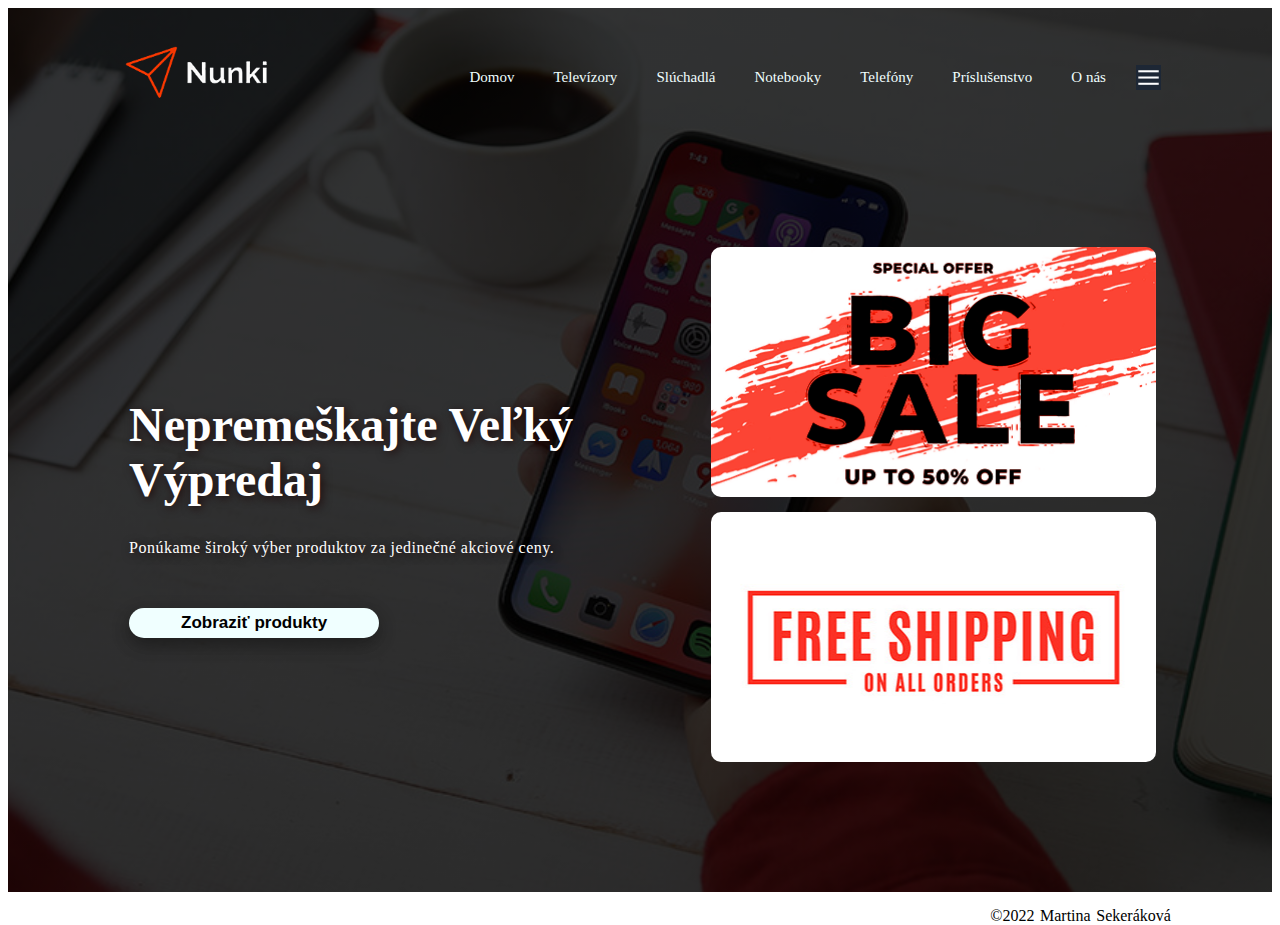
<file: index.html>
<html>
    <head>
          <title>Nunki</title>
          <link href="resources/css/styles.css" type="text/css" rel="stylesheet"/>
    </head>

    <body>
         <div class="kontajner">
              <div class="navigacny_panel">
                    <a href="index.html"><img src="resources/images/logo_web.png" class="logo"/></a>
                    <nav>
                         <ul>
                              <li class="zoznam"><a href="index.html">Domov</a></li>
                              <li class="zoznam"><a href="html/televizory.html">Televízory</a></li>
                              <li class="zoznam"><a href="html/sluchadla.html">Slúchadlá</a></li>
                              <li class="zoznam"><a href="html/notebooky.html">Notebooky</a></li>
                              <li class="zoznam"><a href="html/telefony.html">Telefóny</a></li>
                              <li class="zoznam"><a href="html/prislusenstvo.html">Príslušenstvo</a></li>
                              <li class="zoznam"><a href="html/info.html">O nás</a></li>
                         </ul>
                    </nav>
                    <img src="resources/images/ikona.png" class="ikona_menu"/>
              </div>


               <div class="obsah">

                    <div class="stlpec">
                         <h1>Nepremeškajte Veľký Výpredaj</h1>
                         <h4>Ponúkame široký výber produktov za jedinečné akciové ceny.</h4>
                         <a href="html/akcia.html"><button type="button">Zobraziť produkty</button></a>
                    </div>
     
                    <div class="stlpec">
                         <div class="mriezka vypredaj">
                              <a href="html/akcia.html"><h2>Výpredaj</h2></a>
                         </div>
     
                         <div class="mriezka doprava">
                              <a href="html/sluzby.html"><h2>Doprava zadarmo</h2></a>
                         </div>
                    </div>
              </div>
              
              <div class="pata">
                   <p>©2022 Martina Sekeráková</p>
              </div>
         </div>              
    </body>
</html>
</file>
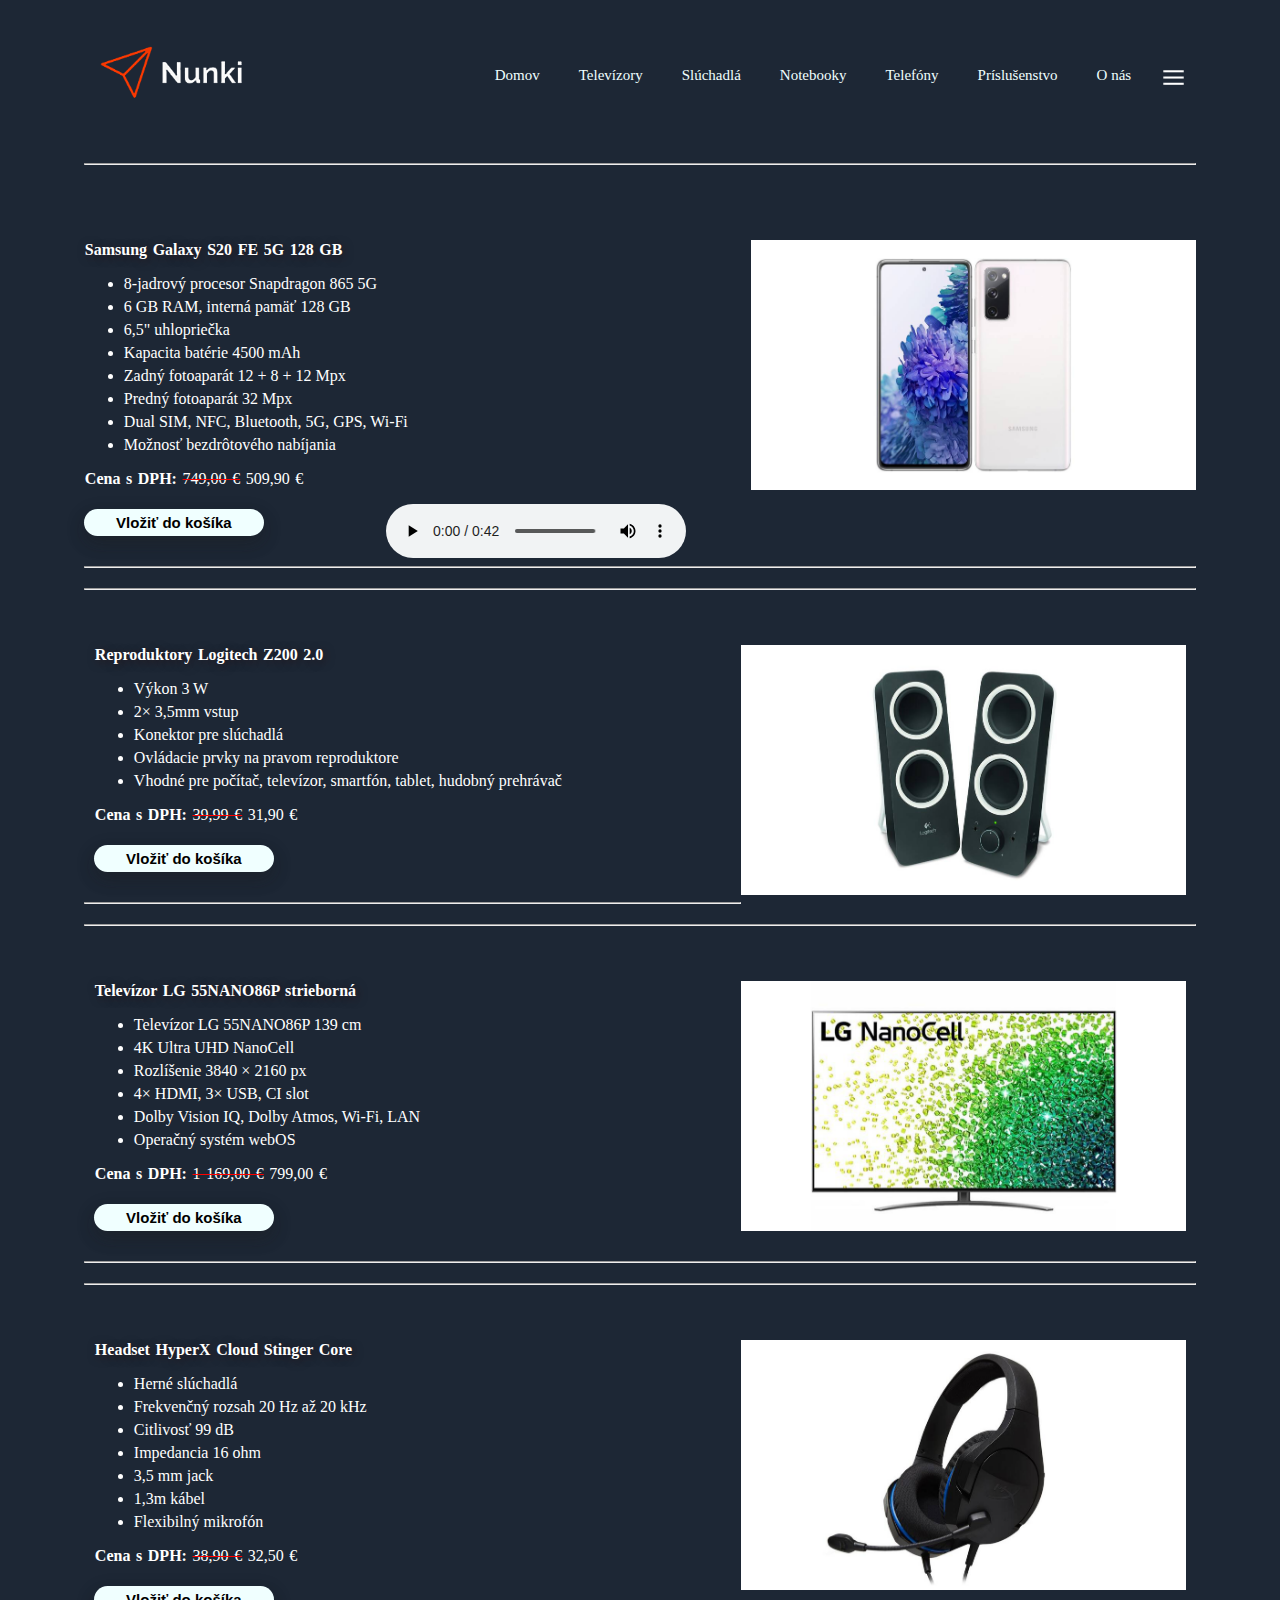
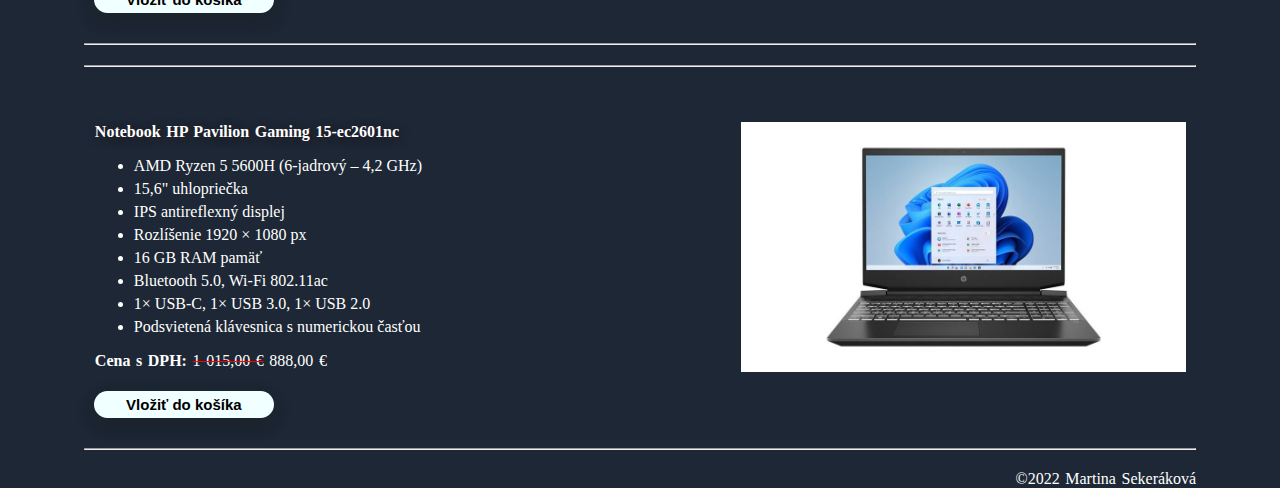
<file: html/akcia.html>
<html>
    <head>
          <title>Nunki</title>
          <link href="../resources/css/akcia.css" type="text/css" rel="stylesheet"/>
    </head>

    <body>
        <div class="kontajner">
            <div class="navigacny_panel">
                <a href="../index.html"><img src="../resources/images/logo_web.png" class="logo"/></a>
                <nav>
                     <ul>
                          <li class="zoznam"><a href="../index.html">Domov</a></li>
                          <li class="zoznam"><a href="../html/televizory.html">Televízory</a></li>
                          <li class="zoznam"><a href="../html/sluchadla.html">Slúchadlá</a></li>
                          <li class="zoznam"><a href="../html/notebooky.html">Notebooky</a></li>
                          <li class="zoznam"><a href="../html/telefony.html">Telefóny</a></li>
                          <li class="zoznam"><a href="../html/prislusenstvo.html">Príslušenstvo</a></li>
                          <li class="zoznam"><a href="../html/info.html">O nás</a></li>
                     </ul>
                </nav>
                <img src="../resources/images/ikona.png" class="ikona_menu"/>
            </div>

            <hr/>
            <div class="product_1">
                <img src="../resources/images/samsung-s20.png" class="photo"/>
                <p class="name">Samsung Galaxy S20 FE 5G 128 GB</p>

                <ul>
                    <li>8-jadrový procesor Snapdragon 865 5G</li>
                    <li>6 GB RAM, interná pamäť 128 GB</li>
                    <li>6,5" uhlopriečka</li>
                    <li>Kapacita batérie 4500 mAh</li>
                    <li>Zadný fotoaparát 12 + 8 + 12 Mpx</li>
                    <li>Predný fotoaparát 32 Mpx</li>
                    <li>Dual SIM, NFC, Bluetooth, 5G, GPS, Wi-Fi</li>
                    <li>Možnosť bezdrôtového nabíjania</li>
                </ul>

                <p>
                    <span class="cena"><b>Cena s DPH:</b></span>
                    <span class="stara_cena"> 749,00 €</span>
                    <span class="cena"> 509,90 €</span>
               </p>
                <button onclick="alert ('Produkt bol úspešne vložený do košíka')"; class="cart">Vložiť do košíka</button>
                <audio controls><source src="../resources/audio/samusung-audio.m4a"></audio>
            </div>
            <hr/>

            <hr/>
            <div class="product">
                <img src="../resources/images/logitech-z200.png" class="photo"/>
                <p class="name">Reproduktory Logitech Z200 2.0</p>

                <ul>
                    <li>Výkon 3 W</li>
                    <li>2× 3,5mm vstup</li>
                    <li>Konektor pre slúchadlá</li>
                    <li>Ovládacie prvky na pravom reproduktore</li>
                    <li>Vhodné pre počítač, televízor, smartfón, tablet, hudobný prehrávač</li>
                </ul>

                <p>
                    <span class="cena"><b>Cena s DPH:</b></span>
                    <span class="stara_cena"> 39,99 €</span>
                    <span class="cena"> 31,90 €</span>
               </p>
                <button onclick="alert ('Produkt bol úspešne vložený do košíka')"; class="cart">Vložiť do košíka</button><br>
            </div>
            <hr/>

            <hr/>
            <div class="product">
                <img src="../resources/images/lg-televizor.png" class="photo"/>
                <p class="name">Televízor LG 55NANO86P strieborná</p>

                <ul>
                    <li>Televízor LG 55NANO86P 139 cm</li>
                    <li>4K Ultra UHD NanoCell </li>
                    <li>Rozlíšenie 3840 × 2160 px</li>
                    <li>4× HDMI, 3× USB, CI slot</li>
                    <li>Dolby Vision IQ, Dolby Atmos, Wi-Fi, LAN</li>
                    <li>Operačný systém webOS</li>
                </ul>

                <p>
                    <span class="cena"><b>Cena s DPH:</b></span>
                    <span class="stara_cena"> 1 169,00 €</span>
                    <span class="cena"> 799,00 €</span>
               </p>
                <button onclick="alert ('Produkt bol úspešne vložený do košíka')"; class="cart">Vložiť do košíka</button><br>
            </div>
            <hr/>
            <hr/>
            <div class="product">
                <img src="../resources/images/hyperx-headset.png" class="photo"/>
                <p class="name">Headset HyperX Cloud Stinger Core</p>

                <ul>
                    <li>Herné slúchadlá</li>
                    <li>Frekvenčný rozsah 20 Hz až 20 kHz</li>
                    <li>Citlivosť 99 dB</li>
                    <li>Impedancia 16 ohm</li>
                    <li>3,5 mm jack</li>
                    <li>1,3m kábel</li>
                    <li>Flexibilný mikrofón</li>
                </ul>

                <p>
                    <span class="cena"><b>Cena s DPH:</b></span>
                    <span class="stara_cena"> 38,90 €</span>
                    <span class="cena"> 32,50 €</span>
               </p>
                <button onclick="alert ('Produkt bol úspešne vložený do košíka')"; class="cart">Vložiť do košíka</button><br>
            </div>
            <hr/>
            <hr/>
            <div class="product">
                <img src="../resources/images/hp-pavilion-gaming.png" class="photo"/>
                <p class="name">Notebook HP Pavilion Gaming 15-ec2601nc</p>

                <ul>
                    <li>AMD Ryzen 5 5600H (6-jadrový – 4,2 GHz)</li>
                    <li>15,6" uhlopriečka</li>
                    <li>IPS antireflexný displej</li>
                    <li>Rozlíšenie 1920 × 1080 px</li>
                    <li>16 GB RAM pamäť </li>
                    <li>Bluetooth 5.0, Wi-Fi 802.11ac</li>
                    <li>1× USB-C, 1× USB 3.0, 1× USB 2.0</li>
                    <li>Podsvietená klávesnica s numerickou časťou</li>
                </ul>

                <p>
                    <span class="cena"><b>Cena s DPH:</b></span>
                    <span class="stara_cena"> 1 015,00 €</span>
                    <span class="cena"> 888,00 €</span>
               </p>
                <button onclick="alert ('Produkt bol úspešne vložený do košíka')"; class="cart">Vložiť do košíka</button><br>
            </div>
            <hr/>

            <div class="pata">
                <p>©2022 Martina Sekeráková</p>
            </div>
        </div>

    </body>
</html>
</file>
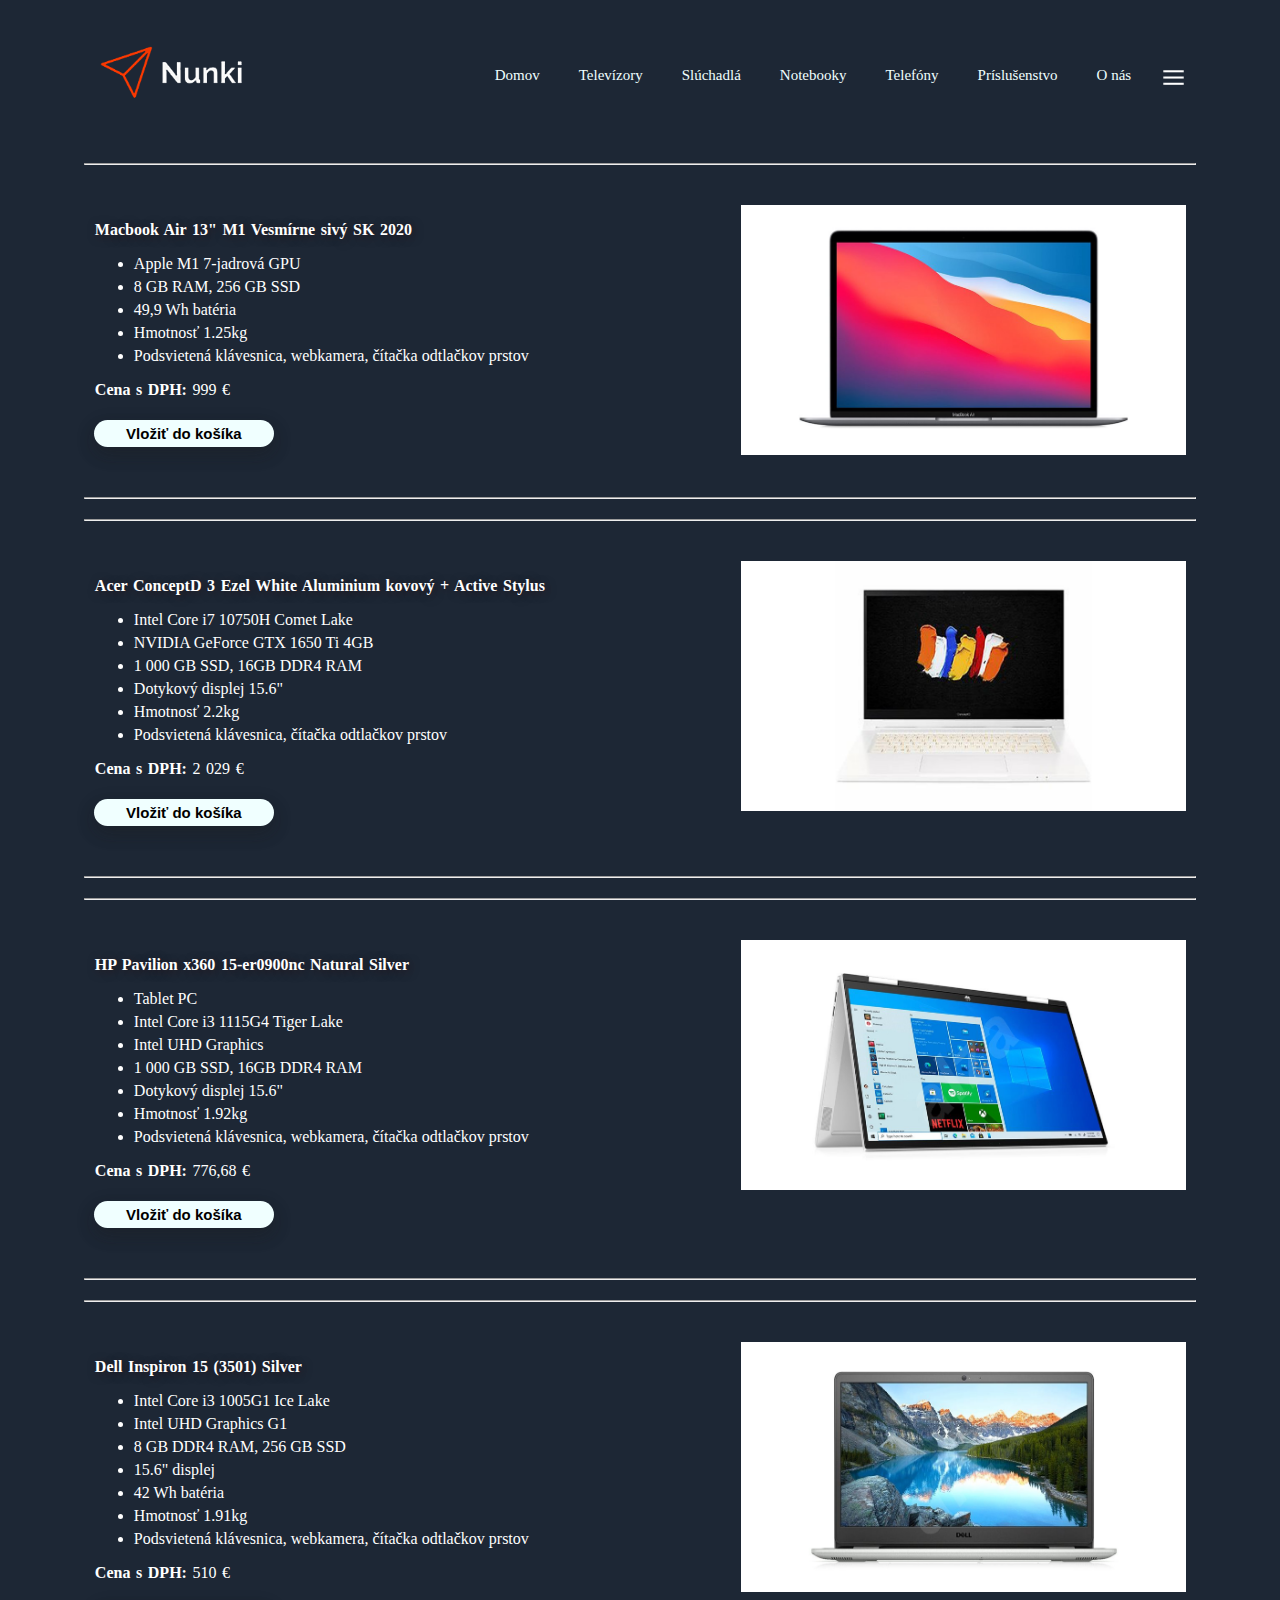
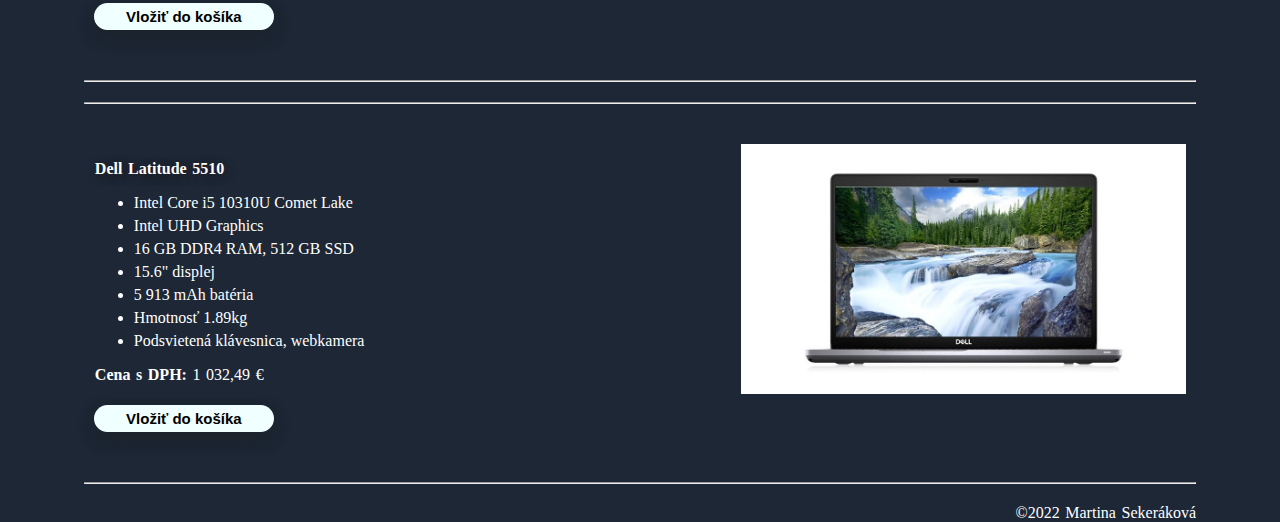
<file: html/notebooky.html>
<html>
    <head>
          <title>Nunki</title>
          <link href="../resources/css/product.css" type="text/css" rel="stylesheet"/>
    </head>

    <body>
        <div class="kontajner">
            <div class="navigacny_panel">
                <a href="../index.html"><img src="../resources/images/logo_web.png" class="logo"/></a>
                <nav>
                     <ul>
                          <li class="zoznam"><a href="../index.html">Domov</a></li>
                          <li class="zoznam"><a href="../html/televizory.html">Televízory</a></li>
                          <li class="zoznam"><a href="../html/sluchadla.html">Slúchadlá</a></li>
                          <li class="zoznam"><a href="../html/notebooky.html">Notebooky</a></li>
                          <li class="zoznam"><a href="../html/telefony.html">Telefóny</a></li>
                          <li class="zoznam"><a href="../html/prislusenstvo.html">Príslušenstvo</a></li>
                          <li class="zoznam"><a href="../html/info.html">O nás</a></li>
                     </ul>
                </nav>
                <img src="../resources/images/ikona.png" class="ikona_menu"/>
            </div>

            <hr/>
            <div class="product">
                <img src="../resources/images/macbook-air.png" class="photo"/>
                <p class="name">Macbook Air 13" M1 Vesmírne sivý SK 2020</p>

                <ul>
                    <li>Apple M1 7-jadrová GPU</li>
                    <li>8 GB RAM, 256 GB SSD</li>
                    <li>49,9 Wh batéria</li>
                    <li>Hmotnosť 1.25kg</li>
                    <li>Podsvietená klávesnica, webkamera, čítačka odtlačkov prstov</li>
                </ul>

                <p><b>Cena s DPH:</b> 999 €</p>
                <button onclick="alert ('Produkt bol úspešne vložený do košíka')"; class="cart">Vložiť do košíka</button><br>
            </div>
            <hr/>

            <hr/>
            <div class="product">
                <img src="../resources/images/acer.png" class="photo"/>
                <p class="name"><b>Acer ConceptD 3 Ezel White Aluminium kovový + Active Stylus</b></p>
        
                <ul>
                    <li>Intel Core i7 10750H Comet Lake</li>
                    <li>NVIDIA GeForce GTX 1650 Ti 4GB</li>
                    <li>1 000 GB SSD, 16GB DDR4 RAM</li>
                    <li>Dotykový displej 15.6"</li>
                    <li>Hmotnosť 2.2kg</li>
                    <li>Podsvietená klávesnica, čítačka odtlačkov prstov</li>
                </ul>
        
                <p><b>Cena s DPH:</b> 2 029 €</p>
                <button onclick="alert ('Produkt bol úspešne vložený do košíka')"; class="cart">Vložiť do košíka</button><br>
            </div>
            <hr/>

            <hr/>
            <div class="product">
                <img src="../resources/images/hp-pavilion.png" class="photo"/>
                <p class="name"><b>HP Pavilion x360 15-er0900nc Natural Silver</b></p>

                <ul>
                    <li>Tablet PC</li>
                    <li>Intel Core i3 1115G4 Tiger Lake</li>
                    <li>Intel UHD Graphics</li>
                    <li>1 000 GB SSD, 16GB DDR4 RAM</li>
                    <li>Dotykový displej 15.6"</li>
                    <li>Hmotnosť 1.92kg</li>
                    <li>Podsvietená klávesnica, webkamera, čítačka odtlačkov prstov</li>
                </ul>
            
                <p><b>Cena s DPH:</b> 776,68 €</p>
                <button onclick="alert ('Produkt bol úspešne vložený do košíka')"; class="cart">Vložiť do košíka</button><br>
            </div>
            <hr/>

            <hr/>
            <div class="product">
                <img src="../resources/images/dell-inspiron.png" class="photo"/>
                <p class="name"><b>Dell Inspiron 15 (3501) Silver</b></p>
        
                <ul>
                    <li>Intel Core i3 1005G1 Ice Lake</li>
                    <li>Intel UHD Graphics G1</li>
                    <li>8 GB DDR4 RAM, 256 GB SSD</li>
                    <li>15.6" displej</li>
                    <li>42 Wh batéria</li>
                    <li>Hmotnosť 1.91kg</li>
                    <li>Podsvietená klávesnica, webkamera, čítačka odtlačkov prstov</li>
                </ul>
                
                <p><b>Cena s DPH:</b> 510 €</p>
                <button onclick="alert ('Produkt bol úspešne vložený do košíka')"; class="cart">Vložiť do košíka</button><br>
            </div>
            <hr/>

            <hr/>
            <div class="product">

                <img src="../resources/images/dell-latitude.png" class="photo"/>
                <p class="name"><b>Dell Latitude 5510</b></p>

                <ul>
                    <li>Intel Core i5 10310U Comet Lake</li>
                    <li>Intel UHD Graphics</li>
                    <li>16 GB DDR4 RAM, 512 GB SSD</li>
                    <li>15.6" displej</li>
                    <li>5 913 mAh batéria</li>
                    <li>Hmotnosť 1.89kg</li>
                    <li>Podsvietená klávesnica, webkamera</li>
                </ul>
                
                <p><b>Cena s DPH:</b> 1 032,49 €</p>
                <button onclick="alert ('Produkt bol úspešne vložený do košíka')"; class="cart">Vložiť do košíka</button><br>
            </div>
            <hr/>

            <div class="pata">
                <p>©2022 Martina Sekeráková</p>
            </div>
        </div>

    </body>
</html>
</file>
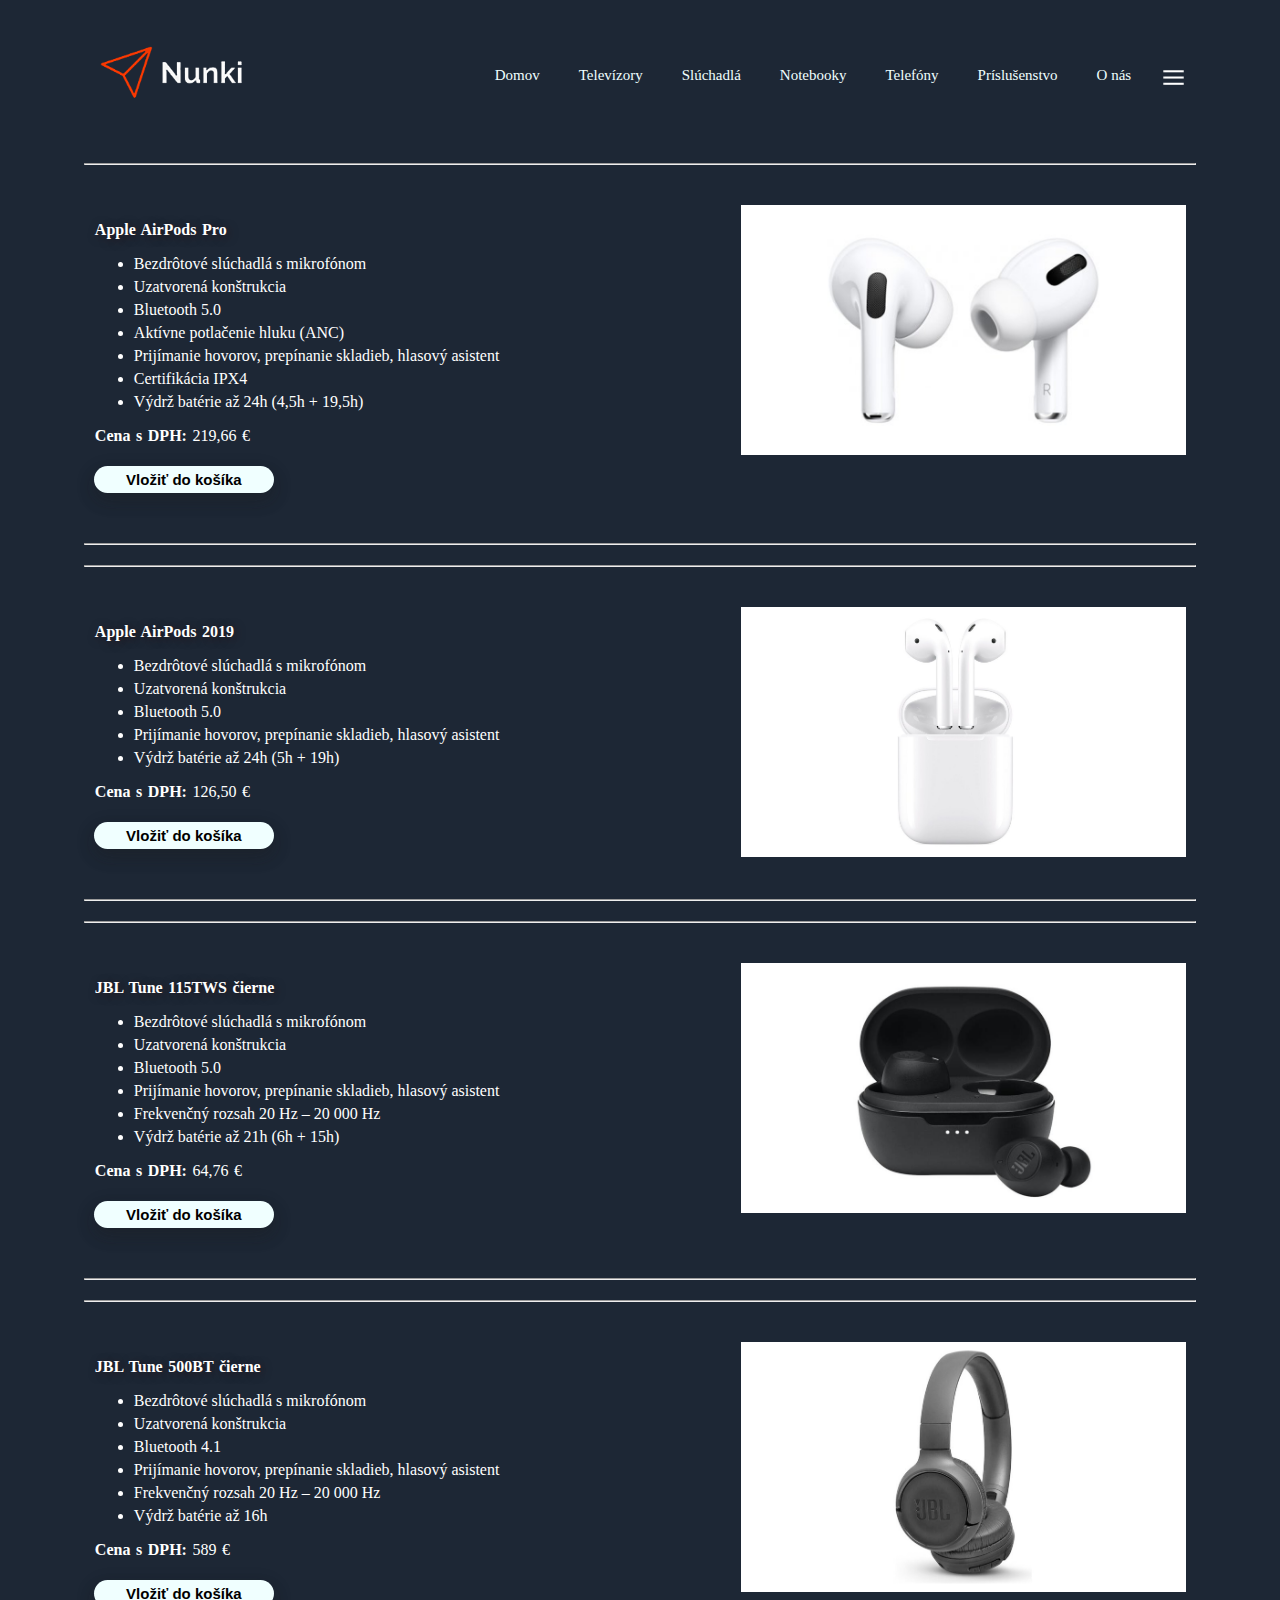
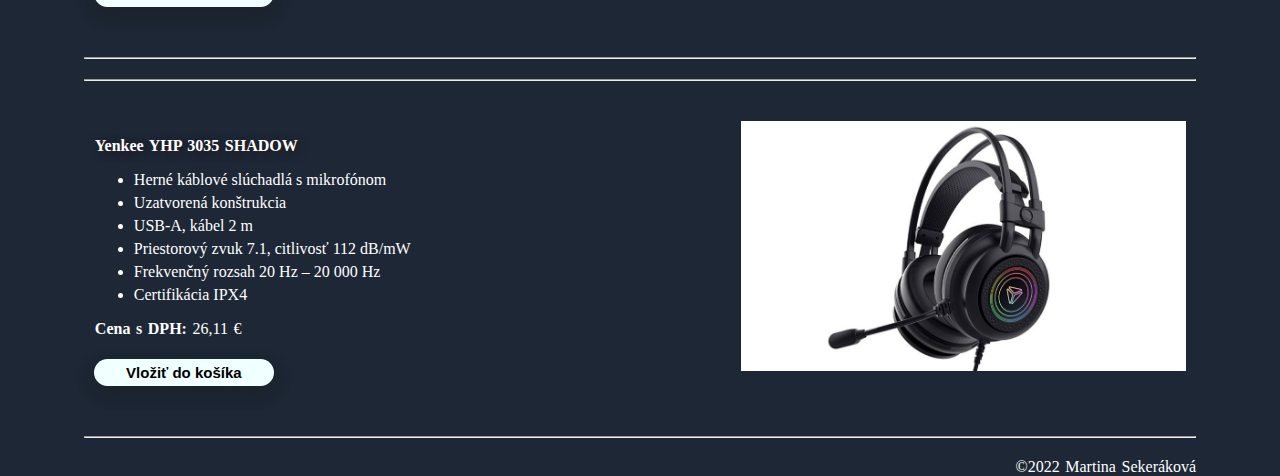
<file: html/sluchadla.html>
<html>
    <head>
          <title>Nunki</title>
          <link href="../resources/css/product.css" type="text/css" rel="stylesheet"/>
    </head>

    <body>
        <div class="kontajner">
            <div class="navigacny_panel">
                <a href="../index.html"><img src="../resources/images/logo_web.png" class="logo"/></a>
                <nav>
                     <ul>
                          <li class="zoznam"><a href="../index.html">Domov</a></li>
                          <li class="zoznam"><a href="../html/televizory.html">Televízory</a></li>
                          <li class="zoznam"><a href="../html/sluchadla.html">Slúchadlá</a></li>
                          <li class="zoznam"><a href="../html/notebooky.html">Notebooky</a></li>
                          <li class="zoznam"><a href="../html/telefony.html">Telefóny</a></li>
                          <li class="zoznam"><a href="../html/prislusenstvo.html">Príslušenstvo</a></li>
                          <li class="zoznam"><a href="../html/info.html">O nás</a></li>
                     </ul>
                </nav>
                <img src="../resources/images/ikona.png" class="ikona_menu"/>
            </div>

            <hr/>
            <div class="product">
                <img src="../resources/images/airpods-pro.png" class="photo"/>
                <p class="name">Apple AirPods Pro</p>

                <ul>
                    <li>Bezdrôtové slúchadlá s mikrofónom</li>
                    <li>Uzatvorená konštrukcia</li>
                    <li>Bluetooth 5.0</li>
                    <li>Aktívne potlačenie hluku (ANC)</li>
                    <li>Prijímanie hovorov, prepínanie skladieb, hlasový asistent</li>
                    <li>Certifikácia IPX4</li>
                    <li>Výdrž batérie až 24h (4,5h + 19,5h)</li>
                </ul>

                <p><b>Cena s DPH:</b> 219,66 €</p>
                <button onclick="alert ('Produkt bol úspešne vložený do košíka')"; class="cart">Vložiť do košíka</button><br>
            </div>
            <hr/>

            <hr/>
            <div class="product">
                <img src="../resources/images/airpods-2019.png" class="photo"/>
                <p class="name"><b>Apple AirPods 2019</b></p>
        
                <ul>
                    <li>Bezdrôtové slúchadlá s mikrofónom</li>
                    <li>Uzatvorená konštrukcia</li>
                    <li>Bluetooth 5.0</li>
                    <li>Prijímanie hovorov, prepínanie skladieb, hlasový asistent</li>
                    <li>Výdrž batérie až 24h (5h + 19h)</li>
                </ul>
        
                <p><b>Cena s DPH:</b> 126,50 €</p>
                <button onclick="alert ('Produkt bol úspešne vložený do košíka')"; class="cart">Vložiť do košíka</button><br>
            </div>
            <hr/>

            <hr/>
            <div class="product">
                <img src="../resources/images/jbl-tune.png" class="photo"/>
                <p class="name"><b>JBL Tune 115TWS čierne</b></p>

                <ul>
                    <li>Bezdrôtové slúchadlá s mikrofónom</li>
                    <li>Uzatvorená konštrukcia</li>
                    <li>Bluetooth 5.0</li>
                    <li>Prijímanie hovorov, prepínanie skladieb, hlasový asistent</li>
                    <li>Frekvenčný rozsah 20 Hz – 20 000 Hz</li>
                    <li>Výdrž batérie až 21h (6h + 15h)</li>
                </ul>
            
                <p><b>Cena s DPH:</b> 64,76 €</p>
                <button onclick="alert ('Produkt bol úspešne vložený do košíka')"; class="cart">Vložiť do košíka</button><br>
            </div>
            <hr/>

            <hr/>
            <div class="product">
                <img src="../resources/images/jbl-head.png" class="photo"/>
                <p class="name"><b>JBL Tune 500BT čierne</b></p>
        
                <ul>
                    <li>Bezdrôtové slúchadlá s mikrofónom</li>
                    <li>Uzatvorená konštrukcia</li>
                    <li>Bluetooth 4.1</li>
                    <li>Prijímanie hovorov, prepínanie skladieb, hlasový asistent</li>
                    <li>Frekvenčný rozsah 20 Hz – 20 000 Hz</li>
                    <li>Výdrž batérie až 16h</li>
                </ul>
                
                <p><b>Cena s DPH:</b> 589 €</p>
                <button onclick="alert ('Produkt bol úspešne vložený do košíka')"; class="cart">Vložiť do košíka</button><br>
            </div>
            <hr/>

            <hr/>
            <div class="product">

                <img src="../resources/images/yenkee.png" class="photo"/>
                <p class="name"><b>Yenkee YHP 3035 SHADOW</b></p>

                <ul>
                    <li>Herné káblové slúchadlá s mikrofónom</li>
                    <li>Uzatvorená konštrukcia</li>
                    <li>USB-A, kábel 2 m</li>
                    <li>Priestorový zvuk 7.1, citlivosť 112 dB/mW</li>
                    <li>Frekvenčný rozsah 20 Hz – 20 000 Hz</li>
                    <li>Certifikácia IPX4</li>
                </ul>
                
                <p><b>Cena s DPH:</b> 26,11 €</p>
                <button onclick="alert ('Produkt bol úspešne vložený do košíka')"; class="cart">Vložiť do košíka</button><br>
            </div>
            <hr/>

            <div class="pata">
                <p>©2022 Martina Sekeráková</p>
            </div>
        </div>

    </body>
</html>
</file>
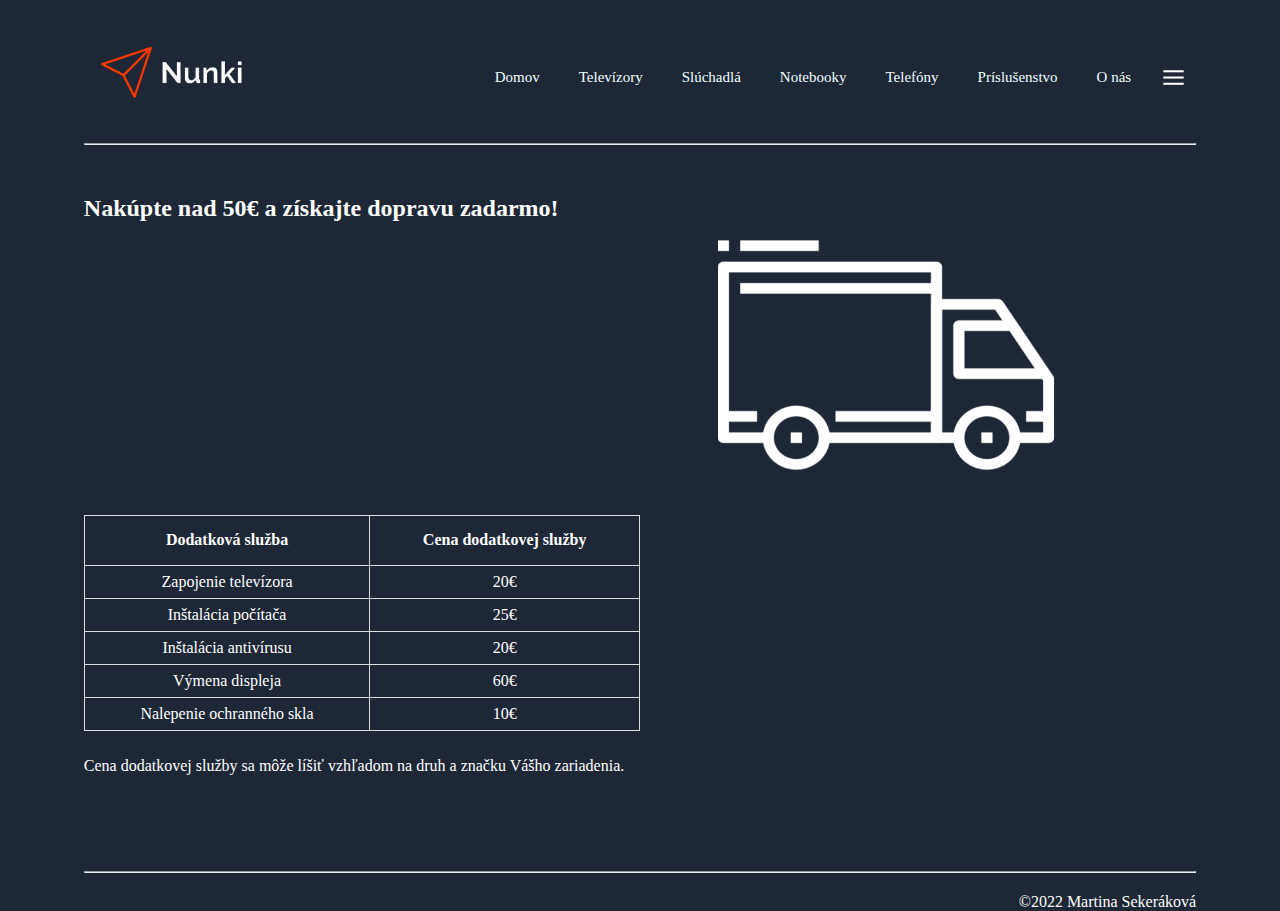
<file: html/sluzby.html>
<html>
    <head>
          <title>Nunki</title>
          <link href="../resources/css/sluzby.css" type="text/css" rel="stylesheet"/>
    </head>

    <body>
        <div class="kontajner">
            <div class="navigacny_panel">
                <a href="../index.html"><img src="../resources/images/logo_web.png" class="logo"/></a>
                <nav>
                     <ul>
                          <li class="zoznam"><a href="../index.html">Domov</a></li>
                          <li class="zoznam"><a href="../html/televizory.html">Televízory</a></li>
                          <li class="zoznam"><a href="../html/sluchadla.html">Slúchadlá</a></li>
                          <li class="zoznam"><a href="../html/notebooky.html">Notebooky</a></li>
                          <li class="zoznam"><a href="../html/telefony.html">Telefóny</a></li>
                          <li class="zoznam"><a href="../html/prislusenstvo.html">Príslušenstvo</a></li>
                          <li class="zoznam"><a href="../html/info.html">O nás</a></li>
                     </ul>
                </nav>
                <img src="../resources/images/ikona.png" class="ikona_menu"/>
            </div>
            <hr/>

            <div class="doprava">
               <img src="../resources/images/truck.png" class="photo"/>
               <h2 class="zadarmo">Nakúpte nad 50€ a získajte dopravu zadarmo!</h2>

               <table>
                    <thead>
                         <tr>
                              <th>Dodatková služba</th>
                              <th>Cena dodatkovej služby</th>
                         </tr>
                    </thead>

                    <tbody>
                         <tr>
                              <td>Zapojenie televízora</th>
                              <td>20€</td>
                         </tr>

                         <tr>
                              <td>Inštalácia počítača</td>
                              <td>25€</td>
                         </tr>

                         
                         <tr>
                              <td>Inštalácia antivírusu</td>
                              <td>20€</td>
                         </tr>

                         <tr>
                              <td>Výmena displeja</td>
                              <td>60€</td>
                         </tr>

                         <tr>
                              <td>Nalepenie ochranného skla</td>
                              <td>10€</td>
                         </tr>
                    </tbody>
               </table>

               <p class="upozornenie">Cena dodatkovej služby sa môže líšiť vzhľadom na druh a značku Vášho zariadenia.</p>
            </div>

            <hr/>
            <div class="pata">
                <p>©2022 Martina Sekeráková</p>
            </div>
        </div>

    </body>
</html>
</file>
<file: resources/css/styles.css>
*{
     font-family: Raleway;
}

@font-face{
     font-family: Raleway;
     src: url(https://www.fontspace.com/raleway-font-f19175);
}

.kontajner{
     width: 100%;
     height: 100%;
     background-image: linear-gradient(rgba(0,0,0,0.8), rgba(0,0,0,0.8)), url(../images/background.jpg);
     background-position: center;
     background-size: cover;
     padding-left: 8%;
     padding-right: 8%;
     box-sizing: border-box;
}

.navigacny_panel {
     display: flex;
     align-items: center;
     color:white;
}

.background_image{
     width: 100%;
     height: 100%;
}

.logo{
     width: 180px;
     cursor: pointer;
     margin-top: 20px;
}

.ikona_menu{
     width: 25px;
     cursor: pointer;
     align-self: right;
     margin: 35px 10px 0px 30px; 
}

.zoznam{
     list-style: none;
     font-size: 16px;
     margin-top: 35px;
     transition: transform 0.6s;
}

html{
     scroll-behavior: smooth;
}

h1{
     font-size: 48px;
     text-shadow: 2px 2px 10px hsla(0, 95%, 5%, 0.8);
}

h4{
     font-weight: normal;
     letter-spacing: 0.5px;
     text-shadow: 2px 2px 10px hsla(0, 95%, 5%, 0.8);
}

p{
     word-spacing: 0.1em;
     letter-spacing: normal;
}

nav{
     flex: 1; 
     text-align: right; 
}

nav ul li{
     list-style: none; 
     display: inline-block; 
     margin-left: 35px; 
}

nav ul li a{
     text-decoration: none; 
     color:azure;
     font-size: 15px;
}

.obsah{
     display: flex;
     height: 88%;
     align-items: center;
     color:white;
     margin-left: 20px
}

.stlpec{
     flex-basis: 50%; 
}

button{
     width: 250px;
     color: black;
     font-size: 17px;
     font-family: 'Segoe UI', Tahoma, Geneva, Verdana, sans-serif;
     font-weight: bolder;
     padding: 5px 1px 5px 1px;
     background: azure;
     border: 0;
     box-shadow: 0 8px 16px 0 rgba(0,0,0,0.2), 0 6px 20px 0 rgba(0,0,0,0.19);
     border-radius: 20px;
     margin-top: 30px;
     cursor: pointer;
     transition: transform 0.5s; 
}

.mriezka{
     border-radius: 10px;
     padding: 15px 25px;
     display: block;
     box-sizing: border-box;
     cursor: pointer;
     margin: 5px 15px 0px 130px;
     background-position: center; 
     background-size: cover; 
     transition: transform 0.5s;
}

.vypredaj{
     background-image: url(../images/sale.png);
     width: 445px;
     height: 250px;
     margin-bottom: 15px;
}

.doprava{
     background-image: url(../images/doprava.jpg);
     width: 445px;
     height: 250px;
     margin-top: 15px;
}

.pata{
     font-size: 16px;
     color: black;
     text-align: right;
     margin-bottom: 20px;
     margin-top: 0px;
}

.mriezka:hover {
     transform: translateY(-3px);
}

button:hover {
     transform: translateY(-3px);
     box-shadow: 0 12px 16px 0 rgba(0,0,0,0.24), 0 17px 50px 0 rgba(0,0,0,0.19);
}

.zoznam:hover {
     transform: translateY(-3px);
}
a{
     color:white;
}
</file>
<file: resources/css/akcia.css>
*{
     font-family: Raleway;
     color:white;
     background-color: rgb(29, 39, 53);
}

@font-face{
     font-family: Raleway;
     src: url(https://www.fontspace.com/raleway-font-f19175);
}

.kontajner{
     width: 100%;
     height: 100%;
     padding-left: 6%;
     padding-right: 6%;
     box-sizing: border-box;
}

.navigacny_panel {
     display: flex;
     align-items: center;
     margin-bottom: 50px;
}

.logo{
     width: 180px;
     cursor: pointer;
     margin-top: 20px;
}

.ikona_menu{
     width: 25px;
     cursor: pointer;
     align-self: right;
     margin: 35px 10px 0px 30px; 
}

.zoznam{
     list-style: none;
     font-size: 16px;
     margin-top: 35px;
     transition: transform 0.6s;
}

li{
     margin-bottom: 5px;
     text-align: justify;
}

html{
     scroll-behavior: smooth;
}

img{
     cursor: pointer;
}

audio{
     float: right;
     margin-top: 0%;
     margin-right: 65px;
     display: block;
}

p{
     word-spacing: 0.1em;
     letter-spacing: normal;
     line-height: normal;
     text-indent: 1px;
}

nav{
     flex: 1;
     text-align: right; 
}

nav ul li{
     list-style: none; 
     display: inline-block; 
     margin-left: 35px; 
}

nav ul li a{
     text-decoration: none; 
     color:azure;
     font-size: 15px;
}

.zoznam:hover {
     transform: translateY(-3px);
}

.product{
     margin-top: 40px;
     margin: 10px;
     padding-top: 20px;
}

.product_1{
     margin-top: 40px;
     padding-top: 20px;
}

.skalovatelnost{
     resize: both;
     overflow: auto;
     margin-top: 50px;
     margin: 10px;
     padding-top: 20px;
     padding-bottom: 20px;
}

.name{
     font-size: 16px;
     font-weight: bold;
     text-shadow: 2px 2px 10px hsla(10, 85%, 10%, 0.5);

}

hr{
     margin-bottom: 20px;
     margin-top: 20px;
}

.photo{
     width: 445px; 
     height: 250px;
     float: right; 
     margin-top: 15px;
     margin-bottom: 15px;
}

button{
     width: 180px;
     color: black;
     font-size: 15px;
     font-family: 'Segoe UI', Tahoma, Geneva, Verdana, sans-serif;
     font-weight: bolder;
     padding: 5px 1px 5px 1px;
     background: azure;
     box-shadow: 0 8px 16px 0 rgba(29, 29, 29, 0.2), 0 6px 20px 0 rgba(27, 27, 27, 0.19);
     border: 0;
     border-radius: 20px;
     margin-top: 5px;
     margin-bottom: 10px;
     cursor: pointer;
     transition: transform 0.5s; 
}

.stara_cena{
     text-decoration: line-through red;
}

.photo:hover{
     transform: translateY(-5px);
     transition: transform 0.5s;
}

button:hover {
     transform: translateY(-3px);
     box-shadow: 0 12px 16px 0 rgba(0,0,0,0.24), 0 17px 50px 0 rgba(0,0,0,0.19);
}

.pata{
     text-align: right;
     margin-bottom: 15px;
}
</file>
<file: resources/css/product.css>
*{
     font-family: Raleway;
     color:white;
     background-color: rgb(29, 39, 53);
}

@font-face{
     font-family: Raleway;
     src: url(https://www.fontspace.com/raleway-font-f19175);
}

.kontajner{
     width: 100%;
     height: 100%;
     padding-left: 6%;
     padding-right: 6%;
     box-sizing: border-box;
}

.navigacny_panel {
     display: flex;
     align-items: center;
     margin-bottom: 50px;
}

.logo{
     width: 180px;
     cursor: pointer;
     margin-top: 20px;
}

.ikona_menu{
     width: 25px;
     cursor: pointer;
     align-self: right;
     margin: 35px 10px 0px 30px; 
}

.zoznam{
     list-style: none;
     font-size: 16px;
     margin-top: 35px;
     transition: transform 0.6s;
}

li{
     margin-bottom: 5px;
     text-align: justify;
}

html{
     scroll-behavior: smooth;
}

img{
     cursor: pointer;
}

p{
     word-spacing: 0.1em;
     letter-spacing: normal;
     line-height: normal;
     text-indent: 1px;
}

nav{
     flex: 1; 
     text-align: right; 
}

nav ul li{
     list-style: none; 
     display: inline-block; 
     margin-left: 35px; 
}

nav ul li a{
     text-decoration: none; 
     color:azure;
     font-size: 15px;
}

.zoznam:hover {
     transform: translateY(-3px);
}

.product{
     margin-top: 50px;
     margin: 10px;
     padding-bottom: 20px;
     padding-top: 20px;
     padding-bottom: 20px;
}

.skalovatelnost{
     resize: both;
     overflow: auto;
     margin-top: 50px;
     margin: 10px;
     padding-top: 20px;
     padding-bottom: 20px;
}

.name{
     font-size: 16px;
     font-weight: bold;
     text-shadow: 2px 2px 10px hsla(10, 85%, 10%, 0.5);

}

hr{
     margin-bottom: 20px;
     margin-top: 20px;
}

.photo{
     width: 445px; 
     height: 250px;
     float: right; 
}

button{
     width: 180px;
     color: black;
     font-size: 15px;
     font-family: 'Segoe UI', Tahoma, Geneva, Verdana, sans-serif;
     font-weight: bolder;
     padding: 5px 1px 5px 1px;
     background: azure;
     box-shadow: 0 8px 16px 0 rgba(29, 29, 29, 0.2), 0 6px 20px 0 rgba(27, 27, 27, 0.19);
     border: 0;
     border-radius: 20px;
     margin-top: 5px;
     margin-bottom: 10px;
     cursor: pointer;
     transition: transform 0.5s; 
}

.photo:hover{
     transform: translateY(-5px);
     transition: transform 0.5s;
}

button:hover {
     transform: translateY(-3px);
     box-shadow: 0 12px 16px 0 rgba(0,0,0,0.24), 0 17px 50px 0 rgba(0,0,0,0.19);
}

.pata{
     text-align: right;
     margin-bottom: 15px;
}
</file>
<file: resources/css/sluzby.css>
*{
     font-family: Raleway;
     color:white;
     background-color: rgb(29, 39, 53);
}

@font-face{
     font-family: Raleway;
     src: url(https://www.fontspace.com/raleway-font-f19175);
}

html{
     scroll-behavior: smooth;
}

.kontajner{
     width: 100%;
     height: 100%;
     padding-left: 6%;
     padding-right: 6%;
     box-sizing: border-box;
}

.navigacny_panel {
     display: flex;
     align-items: center;
}
.logo{
     width: 180px;
     cursor: pointer;
     margin-top: 20px;
}

.ikona_menu{
     width: 25px;
     cursor: pointer;
     align-self: right;
     margin: 35px 10px 0px 30px; 
}

.zoznam{
     list-style: none;
     font-size: 16px;
     margin-top: 35px;
     transition: transform 0.6s;
}

.pata{
     text-align: right;
     margin-top: 10px;
     margin-bottom: 15px;
}

hr{
     margin-bottom: 20px;
     margin-top: 30px;
}

.upozornenie{
     line-height: 10px;
     margin-top: 30px;
     margin-bottom: 100px;
}

nav{
     flex: 1; 
     text-align: right; 
}

nav ul li{
     list-style: none; 
     display: inline-block; 
     margin-left: 35px; 
}

nav ul li a{
     text-decoration: none; 
     color:azure;
     font-size: 15px;
}

.zoznam:hover {
     transform: translateY(-3px);
}

.photo:hover{
     transform: translateY(-5px);
     transition: transform 0.5s;
}

.photo{
     width: 620px; 
     height: 320px;
     float: right; 
}

h2{
     margin-top: 50px;
}

table{
     margin-top: 30px;
     padding-bottom: 50px;
     border-collapse: collapse;
     border: 1px solid #ddd;
     width: 50%;
     text-align: center;
}
   
th{
     height: 50px;
     border: 1px solid #ddd;
}

td{
     line-height: 30px;
     height: auto;
     border: 1px solid #ddd;
}
</file>
